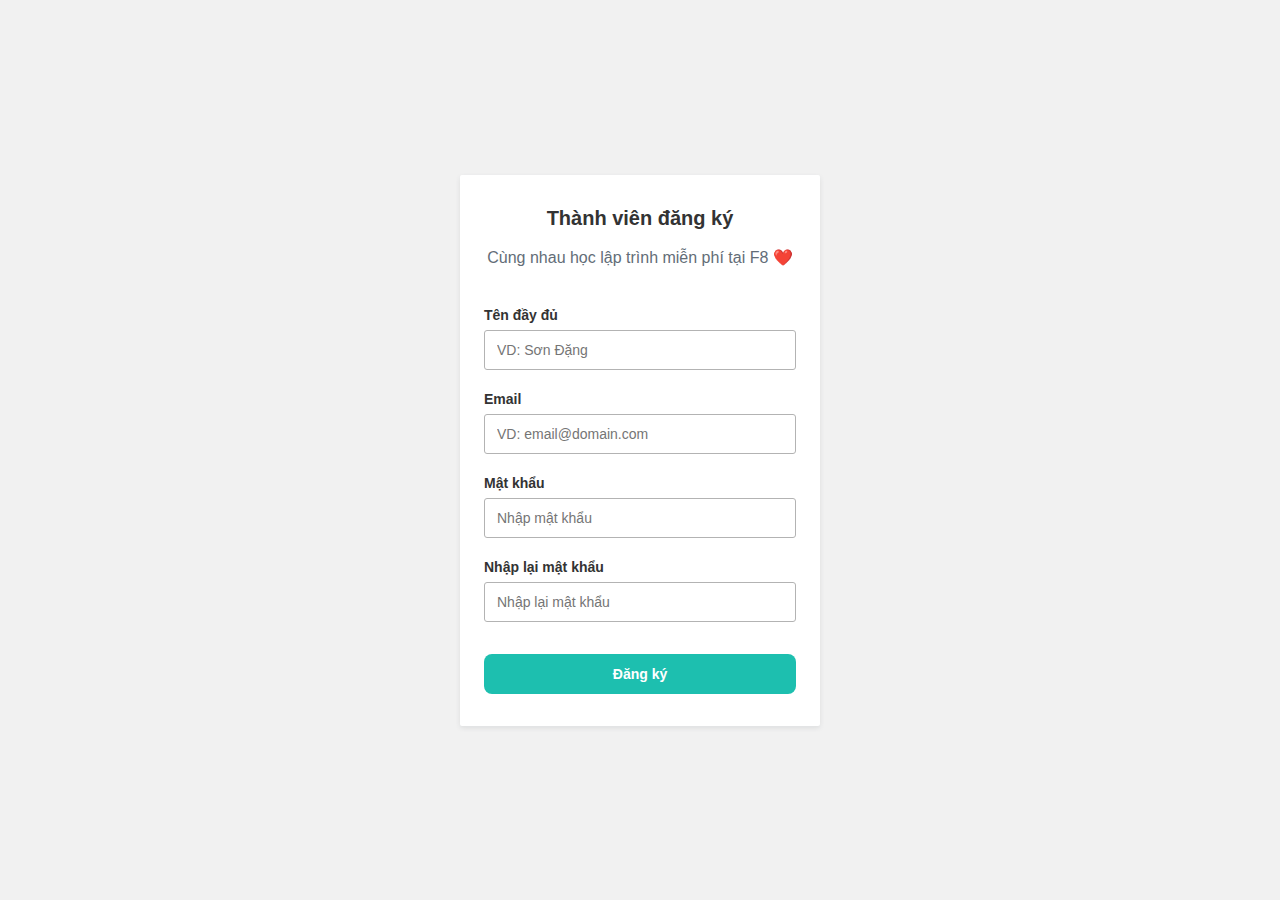
<file: testForm/index.html>
<!DOCTYPE html>
<html lang="en">

<head>
    <meta charset="UTF-8">
    <meta http-equiv="X-UA-Compatible" content="IE=edge">
    <meta name="viewport" content="width=device-width, initial-scale=1.0">
    <link rel="stylesheet" href="test.css">
    <script src="test.js"></script>
    <title>Test</title>
</head>

<body>
    <div class="main">

        <form action="MainController" method="POST" class="form" id="form-1">
            <h3 class="heading">Thành viên đăng ký</h3>
            <p class="desc">Cùng nhau học lập trình miễn phí tại F8 ❤️</p>

            <div class="spacer"></div>

            <div class="form-group">
                <label for="fullname" class="form-label">Tên đầy đủ</label>
                <input id="fullname" name="fullname" type="text" placeholder="VD: Sơn Đặng" class="form-control">
                <span class="form-message"></span>
            </div>

            <div class="form-group">
                <label for="email" class="form-label">Email</label>
                <input id="email" name="email" type="text" placeholder="VD: email@domain.com" class="form-control">
                <span class="form-message"></span>
            </div>

            <div class="form-group ">
                <label for="password" class="form-label">Mật khẩu</label>
                <input id="password" name="password" type="password" placeholder="Nhập mật khẩu" class="form-control">
                <span class="form-message"></span>
            </div>

            <div class="form-group">
                <label for="password_confirmation" class="form-label">Nhập lại mật khẩu</label>
                <input id="password_confirmation" name="password_confirmation" placeholder="Nhập lại mật khẩu" type="password" class="form-control">
                <span class="form-message"></span>
            </div>

            <button class="form-submit" name="action" value="Submit">Đăng ký</button>
        </form>

    </div>
    <script>
        Validator({
            form: '#form-1',
            errorSelector: '.form-message',
            rules: [
                Validator.isRequired('#fullname', 'Vui lòng nhập lại UserID'),
                Validator.isRequired('#email'),
                Validator.isEmail('#email', 'Email chưa chính xác'),
                Validator.isRequired('#password'),
                Validator.minLength('#password', 6, 'Nhập vào tối thiểu 6 ký tự'),
                Validator.isRequired('#password_confirmation'),
                Validator.isConfirmed('#password_confirmation', function () {
                    return document.querySelector('#form-1 #password').value;
                }, 'Mật khẩu nhập lại không chính xác')
            ]
        });
    </script>
</body>

</html>
</file>
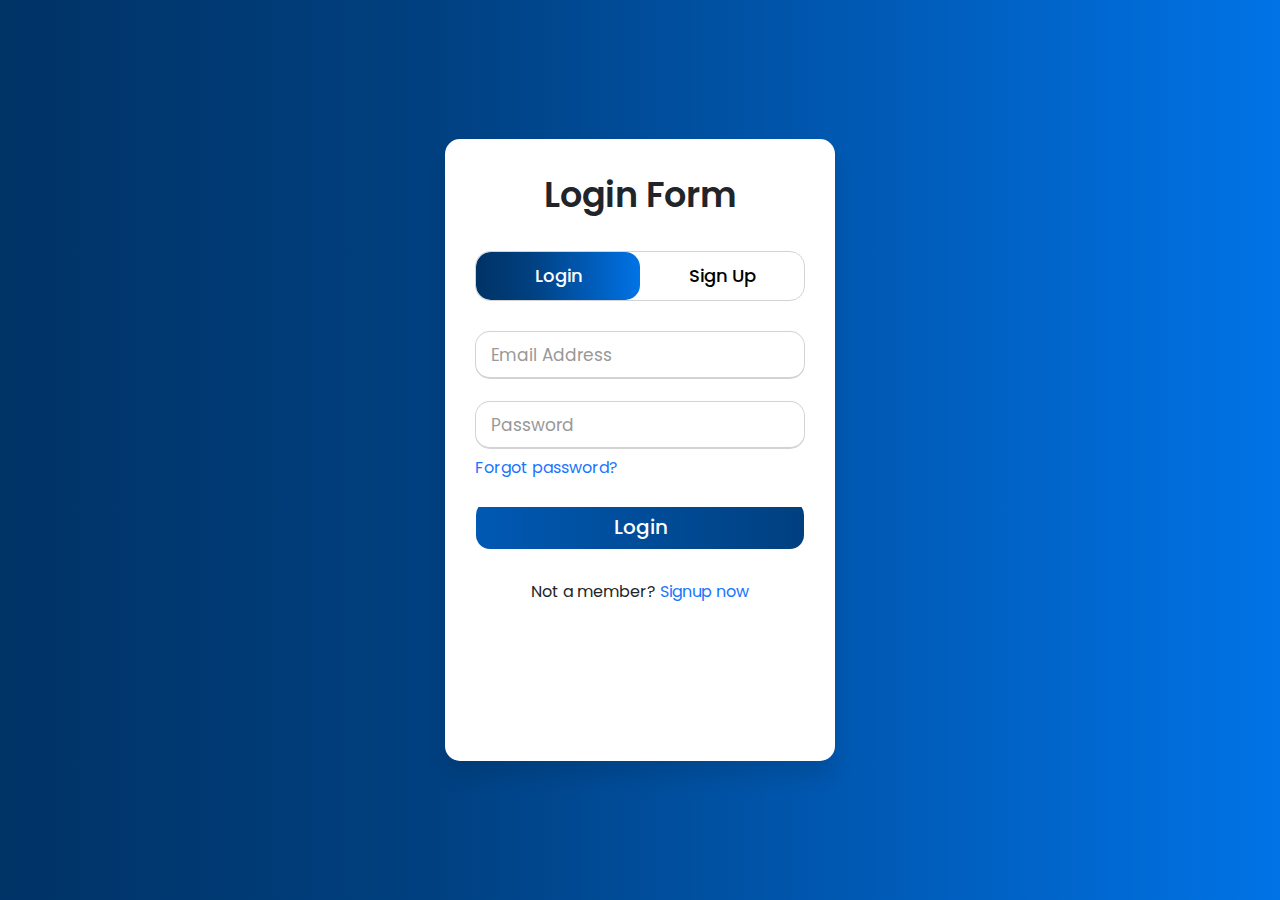
<file: login.html>
<!DOCTYPE html>
<html lang="en">

<head>
    <meta charset="UTF-8">
    <meta http-equiv="X-UA-Compatible" content="IE=edge">
    <meta name="viewport" content="width=device-width, initial-scale=1.0">
    <link rel="stylesheet" href="https://cdn.jsdelivr.net/npm/bootstrap@4.6.1/dist/css/bootstrap.min.css">
    <link rel="stylesheet" href="https://cdnjs.cloudflare.com/ajax/libs/font-awesome/4.7.0/css/font-awesome.min.css" integrity="sha256-eZrrJcwDc/3uDhsdt61sL2oOBY362qM3lon1gyExkL0=" crossorigin="anonymous">
    <link rel="stylesheet" href="css/styles.css">
    <title>Field Booking System</title>
</head>

<body>
    <div class="wrapper">
        <div class="title-text">
            <div class="title login">Login Form</div>
            <div class="title signup">Signup Form</div>
        </div>
        <div class="form-container">
            <div class="slide-controls">
                <input type="radio" name="slide" id="login" checked>
                <input type="radio" name="slide" id="signup">
                <label for="login" class="slide login">Login</label>
                <label for="signup" class="slide signup">Sign Up</label>
                <div class="slider-tab"></div>
            </div>
            <div class="form-inner">
                <form action="MainController" class="login">
                    <div class="field">
                        <input type="text" placeholder="Email Address" required>
                    </div>
                    <div class="field">
                        <input type="password" placeholder="Password" required>
                    </div>
                    <div class="pass-link"><a href="#">Forgot password?</a></div>
                    <div class="field btn">
                        <div class="btn-layer"></div>
                        <input type="submit" name="action" value="Login">
                    </div>
                    <div class="signup-link">Not a member? <a href="">Signup now</a></div>
                </form>
                <form action="MainController" class="signup" id="formSWP">
                    <div class="field">
                        <input type="text" id="userID" placeholder="Tên tài khoản" >
                        <span class="form-message"></span>
                    </div>
                    <div class="field">
                        <input type="text" id="email" placeholder="Email Address" >
                        <span class="form-message"></span>
                    </div>
                    <div class="field">
                        <input type="text" id="phone" placeholder="Phone" >
                        <span class="form-message"></span>
                    </div>
                    <div class="field">
                        <input type="password" id="password" placeholder="Password" >
                        <span class="form-message"></span>
                    </div>
                    <div class="field">
                        <input type="password" id="password_confirm" placeholder="Confirm password" >
                        <span class="form-message"></span>
                    </div>
                    <div class="field btn">
                        <div class="btn-layer"></div>
                        <input type="submit" name="action" value="Signup">
                    </div>
                </form>
            </div>
        </div>
    </div>

    <!--js-->
    <script src="js/scripts.js"></script>
    <script>
        document.addEventListener('DOMContentLoaded', function() {
            // Mong muốn của chúng ta
            Validator({
                form: '#formSWP',
                errorSelector: '.form-message',
                rules: [
                Validator.isRequired('#userID', 'Vui lòng nhập lại Tên tài khoản'),
                Validator.isRequired('#email'),
                Validator.isEmail('#email', 'Email chưa chính xác'),
                Validator.isRequired('#password'),
                Validator.minLength('#password', 6, 'Nhập vào tối thiểu 6 ký tự'),
                Validator.isRequired('#phone'),
                Validator.isPhone('#phone', 'vui lòng nhập lại số điện thoại'),
                Validator.isRequired('#password_confirm'),
                Validator.isConfirmed('#password_confirm', function () {
                    return document.querySelector('#formSWP #password').value;
                }, 'Mật khẩu nhập lại không chính xác')
                ],
            });
        });
    </script>

</body>

</html>
</file>
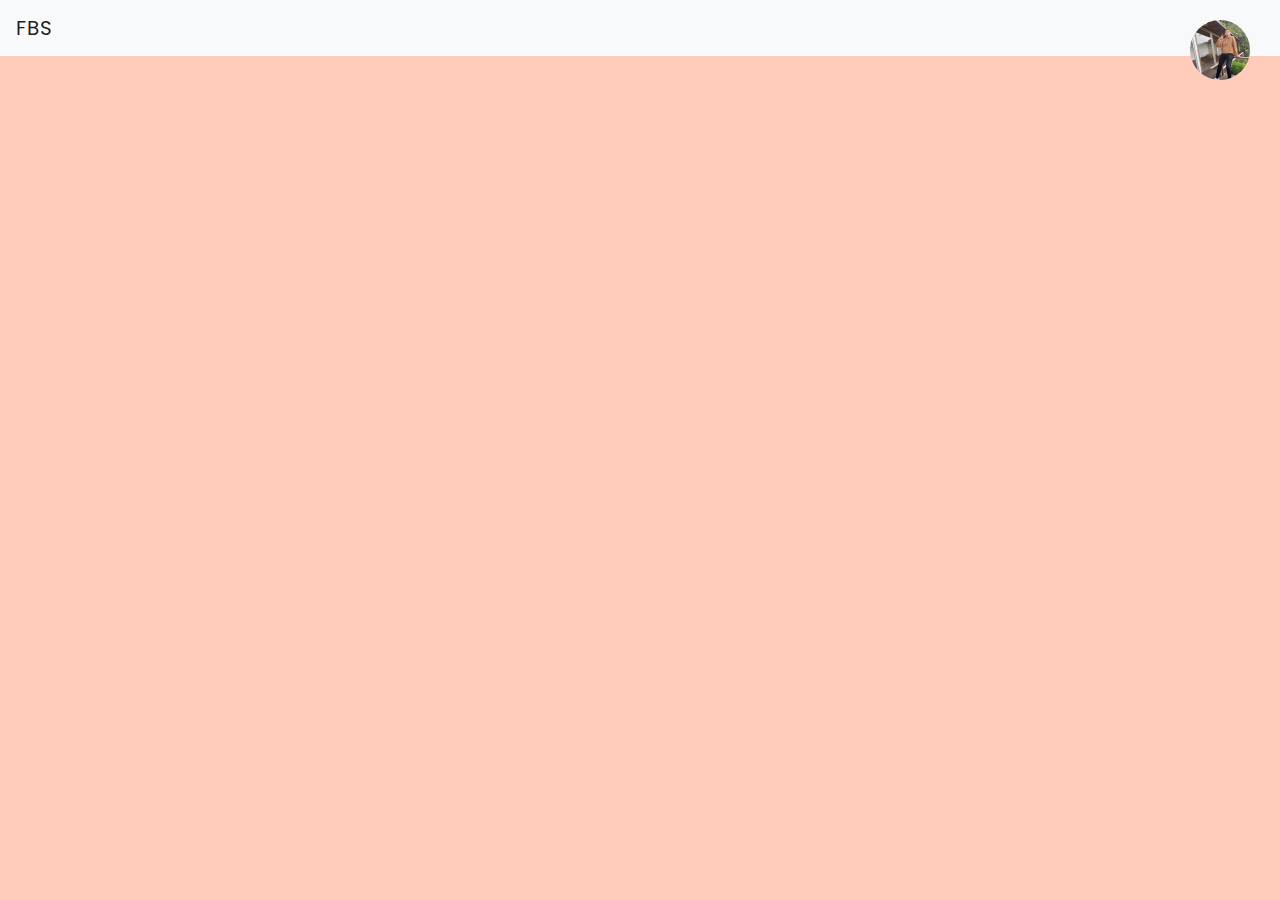
<file: user.html>
<html lang="en">
<head>
    <meta charset="UTF-8">
    <meta http-equiv="X-UA-Compatible" content="IE=edge">
    <meta name="viewport" content="width=device-width, initial-scale=1.0">
    <link rel="stylesheet" href="https://cdn.jsdelivr.net/npm/bootstrap@4.0.0/dist/css/bootstrap.min.css" integrity="sha384-Gn5384xqQ1aoWXA+058RXPxPg6fy4IWvTNh0E263XmFcJlSAwiGgFAW/dAiS6JXm" crossorigin="anonymous">
    <link rel="stylesheet" href="https://cdnjs.cloudflare.com/ajax/libs/font-awesome/6.1.1/css/all.min.css">
    <script src="js/scripts.js"></script>
    <title>User Page</title>
    <link rel="stylesheet" href="css/userstyles.css">
</head>
<body>
 <nav class="navbar navbar-expand-lg navbar-light bg-light">
  <a class="navbar-brand" href="#">FBS</a>
  <div class="action">
    <div class="profile" onclick="menuToggle();">
      <!-- <i class="fa fa-camera-retro fa-5x"></i> -->
      <img src="img/Duy.jpg" alt="">
    </div>
    <div class="menu">
      <h3>Some one famous <br/><span>Website design</span></h3>
      <ul>
        <li><img src="icon/user.png"><a href="#">My Profile</a></li>
        <li><img src="icon/edit.png"><a href="#">Edit Profile</a></li>
        <li><img src="icon/question.png"><a href="#">Inbox</a></li>
        <li><img src="icon/settings.png"><a href="#">Setting</a></li>
        <li><img src="icon/envelope.png"><a href="#">Help</a></li>
        <li><img src="icon/log-out.png"><a href="#">Log out</a></li>
      </ul>
    </div>
  </div>
 </nav>
      
    <!--Js-->
      <script src="https://code.jquery.com/jquery-3.2.1.slim.min.js" integrity="sha384-KJ3o2DKtIkvYIK3UENzmM7KCkRr/rE9/Qpg6aAZGJwFDMVNA/GpGFF93hXpG5KkN" crossorigin="anonymous"></script>
      <script src="https://cdn.jsdelivr.net/npm/popper.js@1.12.9/dist/umd/popper.min.js" integrity="sha384-ApNbgh9B+Y1QKtv3Rn7W3mgPxhU9K/ScQsAP7hUibX39j7fakFPskvXusvfa0b4Q" crossorigin="anonymous"></script>
      <script src="https://cdn.jsdelivr.net/npm/bootstrap@4.0.0/dist/js/bootstrap.min.js" integrity="sha384-JZR6Spejh4U02d8jOt6vLEHfe/JQGiRRSQQxSfFWpi1MquVdAyjUar5+76PVCmYl" crossorigin="anonymous"></script>
      <script>
        function menuToggle() {
          const toggleMenu = document.querySelector('.menu');
          toggleMenu.classList.toggle('active');
        }
      </script>
</body>
</html>
</file>
<file: testForm/test.css>
* {
    padding: 0;
    margin: 0;
    box-sizing: border-box;
}

html {
    color: #333;
    font-size: 62.5%;
    font-family: "Open Sans", sans-serif;
}

.main {
    background: #f1f1f1;
    min-height: 100vh;
    display: flex;
    justify-content: center;
}

.form {
    width: 360px;
    min-height: 100px;
    padding: 32px 24px;
    text-align: center;
    background: #fff;
    border-radius: 2px;
    margin: 24px;
    align-self: center;
    box-shadow: 0 2px 5px 0 rgba(51, 62, 73, 0.1);
}

.form .heading {
    font-size: 2rem;
}

.form .desc {
    text-align: center;
    color: #636d77;
    font-size: 1.6rem;
    font-weight: lighter;
    line-height: 2.4rem;
    margin-top: 16px;
    font-weight: 300;
}

.form-group {
    display: flex;
    margin-bottom: 16px;
    flex-direction: column;
}

.form-label,
.form-message {
    text-align: left;
}

.form-label {
    font-weight: 700;
    padding-bottom: 6px;
    line-height: 1.8rem;
    font-size: 1.4rem;
}

.form-control {
    height: 40px;
    padding: 8px 12px;
    border: 1px solid #b3b3b3;
    border-radius: 3px;
    outline: none;
    font-size: 1.4rem;
}

.form-control:hover {
    border-color: #1dbfaf;
}

.form-group.invalid .form-control {
    border-color: #f33a58;
}

.form-group.invalid .form-message {
    color: #f33a58;
}

.form-message {
    font-size: 1.2rem;
    line-height: 1.6rem;
    padding: 4px 0 0;
}

.form-submit {
    outline: none;
    background-color: #1dbfaf;
    margin-top: 12px;
    padding: 12px 16px;
    font-weight: 600;
    color: #fff;
    border: none;
    width: 100%;
    font-size: 14px;
    border-radius: 8px;
    cursor: pointer;
}

.form-submit:hover {
    background-color: #1ac7b6;
}

.spacer {
    margin-top: 36px;
}
</file>
<file: css/styles.css>
@import url('https://fonts.googleapis.com/css?family=Poppins:400,500,600,700&display=swap');
* {
    margin: 0;
    padding: 0;
    box-sizing: border-box;
    font-family: 'Poppins', sans-serif;
}

html,
body {
    display: grid;
    height: 100%;
    width: 100%;
    place-items: center;
    background: -webkit-linear-gradient(left, #003366, #004080, #0059b3, #0073e6);
}

::selection {
    background: #1a75ff;
    color: #fff;
}

.wrapper {
    overflow: hidden;
    max-width: 390px;
    background: #fff;
    padding: 30px;
    border-radius: 15px;
    box-shadow: 0px 15px 20px rgba(0, 0, 0, 0.1);
}

.wrapper .title-text {
    display: flex;
    width: 200%;
}

.wrapper .title {
    width: 50%;
    font-size: 35px;
    font-weight: 600;
    text-align: center;
    transition: all 0.6s cubic-bezier(0.68, -0.55, 0.265, 1.55);
}

.wrapper .slide-controls {
    position: relative;
    display: flex;
    height: 50px;
    width: 100%;
    overflow: hidden;
    margin: 30px 0 10px 0;
    justify-content: space-between;
    border: 1px solid lightgrey;
    border-radius: 15px;
}

.slide-controls .slide {
    height: 100%;
    width: 100%;
    color: #fff;
    font-size: 18px;
    font-weight: 500;
    text-align: center;
    line-height: 48px;
    cursor: pointer;
    z-index: 1;
    transition: all 0.6s ease;
}

.slide-controls label.signup {
    color: #000;
}

.slide-controls .slider-tab {
    position: absolute;
    height: 100%;
    width: 50%;
    left: 0;
    z-index: 0;
    border-radius: 15px;
    background: -webkit-linear-gradient(left, #003366, #004080, #0059b3, #0073e6);
    transition: all 0.6s cubic-bezier(0.68, -0.55, 0.265, 1.55);
}

input[type="radio"] {
    display: none;
}

#signup:checked~.slider-tab {
    left: 50%;
}

#signup:checked~label.signup {
    color: #fff;
    cursor: default;
    user-select: none;
}

#signup:checked~label.login {
    color: #000;
}

#login:checked~label.signup {
    color: #000;
}

#login:checked~label.login {
    cursor: default;
    user-select: none;
}

.wrapper .form-container {
    width: 100%;
    overflow: hidden;
}

.form-container .form-inner {
    display: flex;
    width: 200%;
}

.form-container .form-inner form {
    width: 50%;
    transition: all 0.6s cubic-bezier(0.68, -0.55, 0.265, 1.55);
}

.form-inner form .field {
    height: 50px;
    width: 100%;
    margin-top: 20px;
}

.form-inner form .field input {
    height: 100%;
    width: 100%;
    outline: none;
    padding-left: 15px;
    border-radius: 15px;
    border: 1px solid lightgrey;
    border-bottom-width: 2px;
    font-size: 17px;
    transition: all 0.3s ease;
}

.form-inner form .field input:focus {
    border-color: #1a75ff;
    box-shadow: inset 0 0 3px #fb6aae;
}

.form-inner form .field input::placeholder {
    color: #999;
    transition: all 0.3s ease;
}

form .field input:focus::placeholder {
    color: #1a75ff;
}

.form-inner form .pass-link {
    margin-top: 5px;
}

.form-inner form .signup-link {
    text-align: center;
    margin-top: 30px;
}

.form-inner form .pass-link a,
.form-inner form .signup-link a {
    color: #1a75ff;
    text-decoration: none;
}

.form-inner form .pass-link a:hover,
.form-inner form .signup-link a:hover {
    text-decoration: underline;
}

form .btn {
    height: 50px;
    width: 100%;
    border-radius: 15px;
    position: relative;
    overflow: hidden;
}

form .btn .btn-layer {
    height: 100%;
    width: 300%;
    position: absolute;
    left: -100%;
    background: -webkit-linear-gradient(right, #003366, #004080, #0059b3, #0073e6);
    border-radius: 15px;
    transition: all 0.4s ease;
    ;
}

form .btn:hover .btn-layer {
    left: 0;
}

form .btn input[type="submit"] {
    height: 100%;
    width: 100%;
    z-index: 1;
    position: relative;
    background: none;
    border: none;
    color: #fff;
    padding-left: 0;
    border-radius: 15px;
    font-size: 20px;
    font-weight: 500;
    cursor: pointer;
}

.form-message {
    color: red;
}
.field {
    padding-bottom: 2px;
}
</file>
<file: css/userstyles.css>
@import url('https://fonts.googleapis.com/css2?family=Poppins&display=swap'); 
*
{
    margin: 0;
    padding: 0;
    font-family: 'Poppins', sans-serif;
}
body{
    background-color: #ffccbc;    
}
.action {
    position: fixed;
    top: 20px;
    right: 30px;
}
.action .profile {
    position: relative;
    width: 60px;
    height: 60px;
    border-radius: 50%;
    overflow: hidden;
    cursor: pointer;
}
.action .profile img {
    position: absolute;
    top: 0;
    left: 0;
    width: 100%;
    height: 100%;
    object-fit: cover;
}
.action .menu {
    position: absolute;
    top: 80px;
    right: -20px;
    padding: 10px 20px;
    background: #fff;
    width: 200px;
    box-sizing: 0 5px 25px rgba(0,0,0,0.1);
    border-radius: 15px;
    transition: 0.5s;
    visibility: hidden;
    opacity: 0;
}
.action .menu.active{
    top: 80px;
    visibility: visible;
    opacity: 1;
}

.action .menu::before {
    content: '';
    position: absolute;
    top: -5px;
    right: 45px;
    width: 20px;
    height: 20px;
    background: #fff;
    transform: rotate(45deg);
}
.action .menu h3 {
    width: 100%;
    text-align: center;
    font-size: 18px;
    padding: 20px 0;
    font-weight: 500;
    font-size: 18px;
    color: #555;
    line-height: 1.2em;
}

.action .menu h3 span {
    font-size: 14px;
    color: #ceccce;
    font-weight: 400;
}
.action .menu ul li {
    list-style: none;
    padding: 10px 0;
    border-top: 1px solid rgba(0, 0, 0, 0.05);
    display: flex;
    align-items: center;
}
.action .menu ul li img {
    max-width: 20px;
    margin-right: 10px;
    opacity: 0.5;
    transition: 0.5s;
}
.action .menu ul li:hover img {
    opacity: 1;

}
.action .menu ul li a {
    display: inline-block;
    text-decoration: none;
    color: #555;
    font-weight: 500;
    transition: 0.5s;
}
.action .menu ul li:hover a{
    color: #ff5d94;
}
</file>
